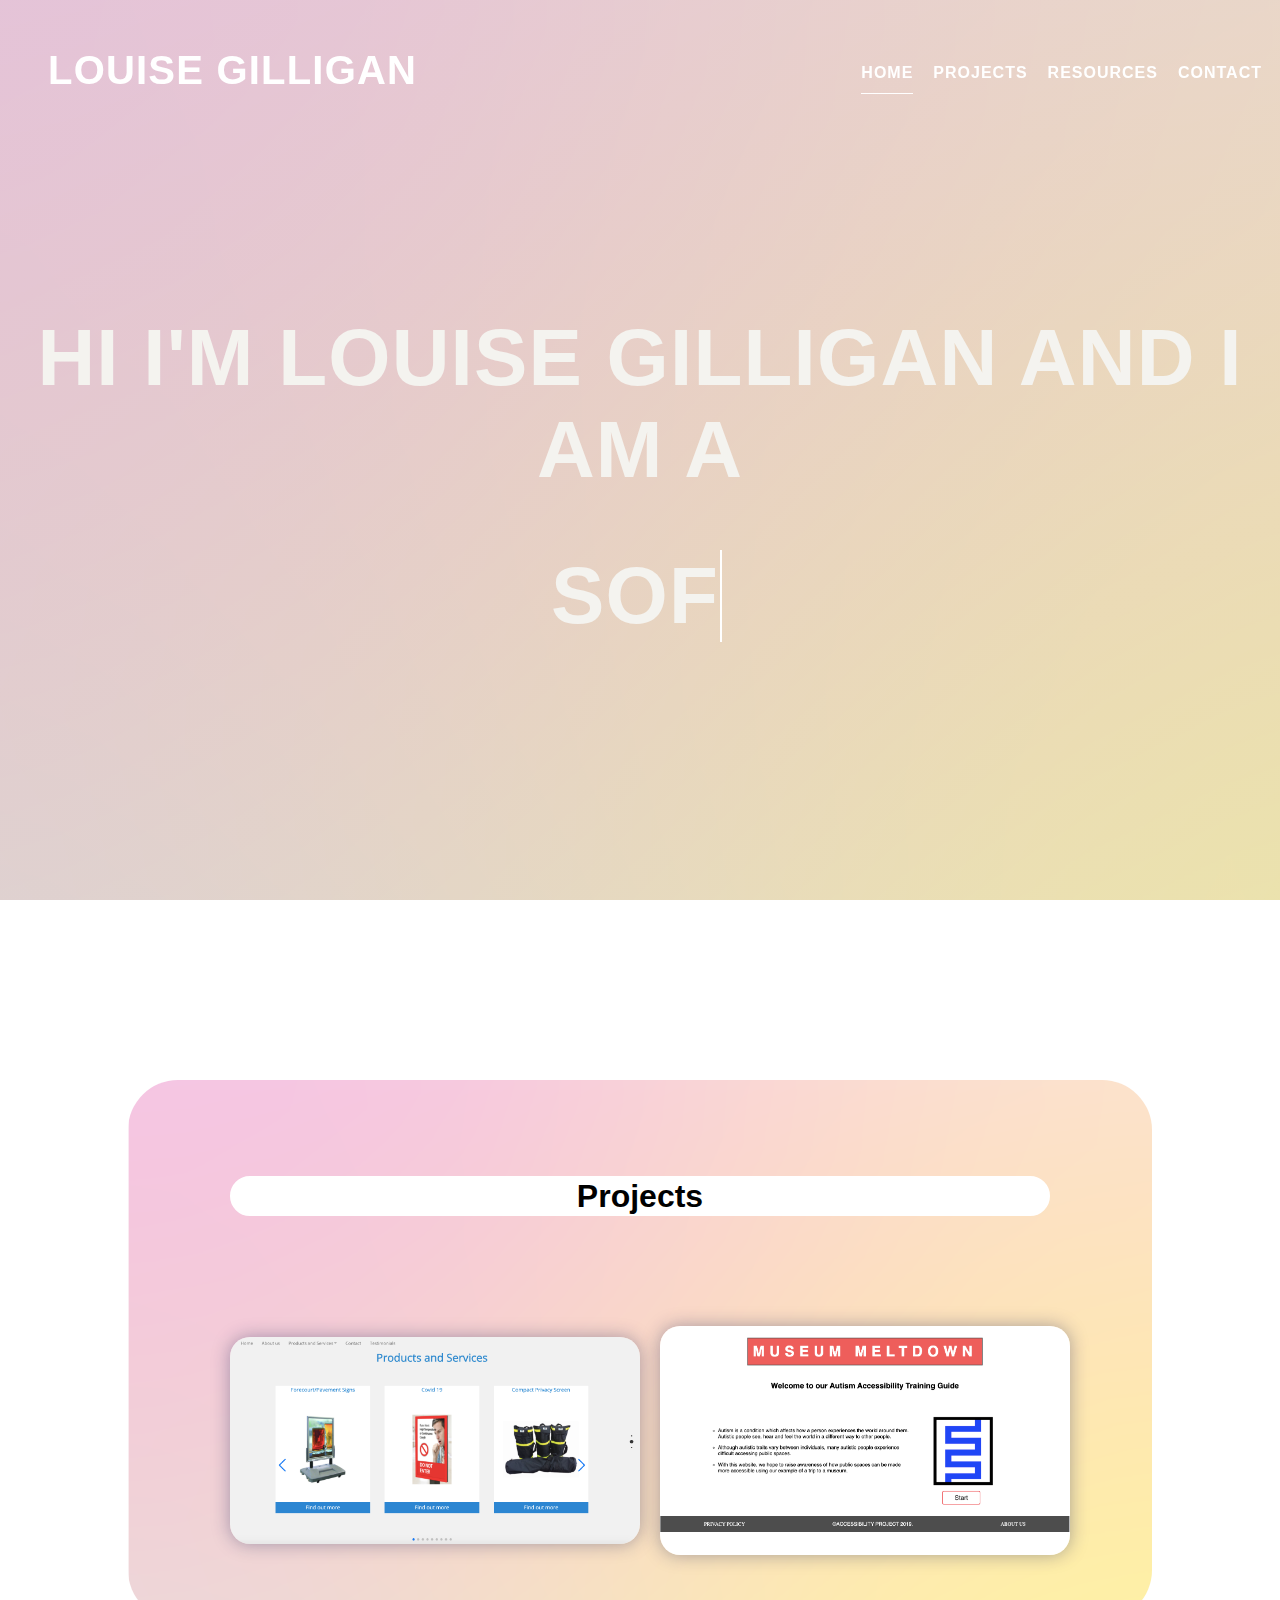
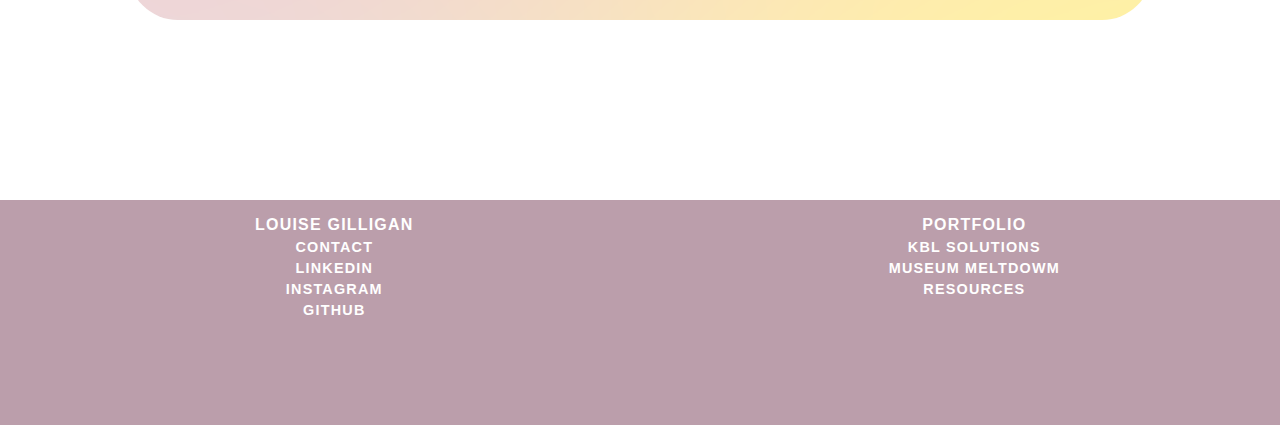
<file: index.html>
<!DOCTYPE html>
<html lang="en" dir="ltr">
  <head>
    <meta charset="utf-8">
    <meta name="viewport" content="width=device-width, initial-scale=1, shrink-to-fit=no">
    <title>Louise Gilligan - Portfolio</title>
    <link rel="shortcut icon" type="image/ico" href="img/favicon.ico">
    <link rel="stylesheet" href="style.css">
  </head>
  <body>
    <section class="firstsection">
    <div class="navcontainer">
      <nav id="navbar">
        <a href="index.html"><h2 id="logo">Louise Gilligan </h2>
        </a>
        <div class="nav-wrapper">
          <ul id="navLinks">
            <li class="btn active" id="hideMe"><a href="index.html">Home</a></li>
            <li class="btn"><a href="index.html#iamprojects">Projects</a></li>
            <li class="btn"><a href="resources.html">Resources</a></li>
            <li class="btn"><a href="contact.html">Contact</a></li>
          </ul>
        </div>
      </nav>
    </div>
    <div class="page1content" id="iamintro">
        <ul class="introText">
          <li><h1>Hi I'm Louise Gilligan and I am a</h1></li>
          <li><h1 class="typing"></h1></li>
        </ul>
      <!-- <span>  Tech lover and Software Engineer </span> -->
    </div>
    </section>
    <main class="page2" id="iamprojects">
      <div class="page2content">
        <h1 class="title">Projects</h1>
        <div class="container">
          <a href="kblSolutions.html">
          <img src="img/kblSolutions/3.jpg" alt="Project" class="image">
            <div class="overlay">
              <div class="text">KBL Solutions</div>
            </div>
            </a>
        </div>
        <div class="container">
          <a href="museumMeltdown.html">
          <img src="img/accessibility/17.jpg" alt="Avatar" class="image">
            <div class="overlay">
              <div class="text">Museum Meltdown</div>
            </div>
            </a>
        </div>
      </div>
    </main>
    <footer id="footer">
      <ul>
        <a href="index.html">Louise Gilligan</a>
        <li><a href="contact.html" class="footer">Contact</a></li>
        <li><a href="https://www.linkedin.com/in/louise-gilligan-3b437069/" class="footer">Linkedin</a></li>
        <li><a href="https://www.instagram.com/louisesgilligan/" class="footer">Instagram</a></li>
        <li><a href="https://github.com/Looease" class="footer">Github</a></li>
      </ul>
      <ul>
        <a href="index.html#iamprojects">Portfolio</a>
        <li><a href="kblSolutions.html" class="footer">KBL Solutions</a></li>
        <li><a href="museumMeltdown.html" class="footer">Museum Meltdowm</a></li>
        <li><a href="resources.html" class="footer">Resources</a></li>
      </ul>
    </footer>
<script type="text/javascript" src="script.js">

</script>
  </body>
</html>
</file>
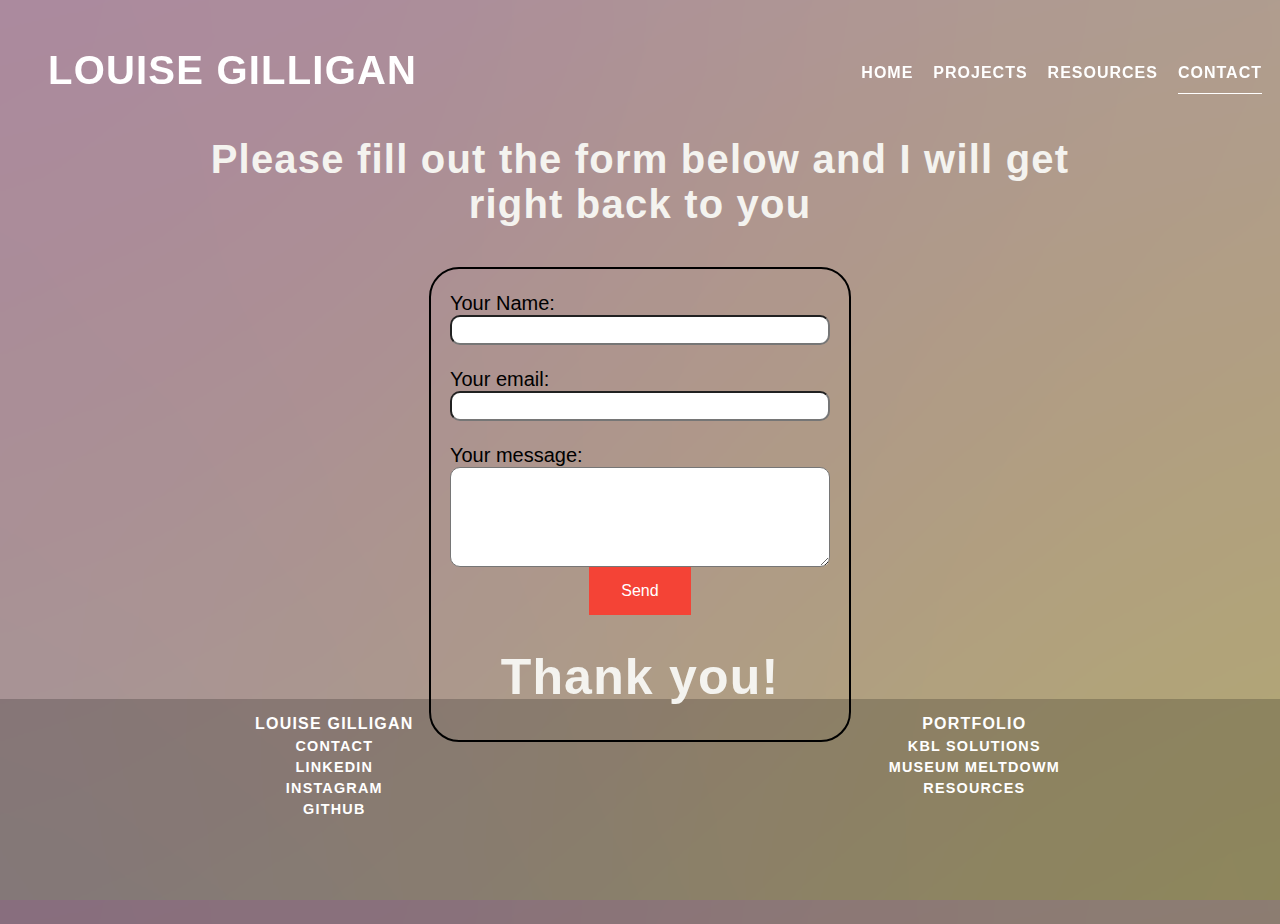
<file: contact.html>
<!DOCTYPE html>
<html lang="en" dir="ltr">
  <head>
    <meta charset="utf-8">
    <meta name="viewport" content="width=device-width, initial-scale=1, shrink-to-fit=no">
    <title>Louise Gilligan- Portfolio</title>
    <link rel="shortcut icon" type="image/ico" href="img/favicon.ico">
    <link rel="stylesheet" href="style.css">
  </head>
  <body id="contactBody">
    <section>
      <div class="navcontainer">
        <nav id="navbar">
          <a href="index.html"><h2 id="logo">Louise Gilligan </h2>
          </a>
          <div class="nav-wrapper">
            <ul id="navLinks">
              <li class="btn" id="hideMe"><a href="index.html">Home</a></li>
              <li class="btn"><a href="index.html#iamprojects">Projects</a></li>
              <li class="btn"><a href="resources.html">Resources</a></li>
              <li class="btn active"><a href="contact.html">Contact</a></li>
            </ul>
          </div>
        </nav>
      </div>
    </section>
    <main class="kblMain">
      <br><br><br><br>
        <h1 class="contactText">Please fill out the form below and I will get right back to you</h1>

      <section class="form">
        <form action="https://formspree.io/mpzyleon" method="POST">
          <br>
          <label>
            Your Name:
            <input type="text" name="name">
            </label>
            <br>
        <label>
          Your email:
          <input type="text" name="_replyto">
          </label>
          <br>
          <label>
          Your message:
          <textarea name="message"></textarea>
          </label>
          <button type="submit" class="button">Send</button>
            <h1 class="thanks">Thank you!</h1>
          </form>
      </section>
      <br><br><br><br><br><br><br><br><br><br><br><br>
      <br><br><br><br><br><br><br><br><br><br><br><br>

    <footer id="footer">
      <ul>
        <a href="index.html">Louise Gilligan</a>
        <li><a href="contact.html" class="footer">Contact</a></li>
        <li><a href="https://www.linkedin.com/in/louise-gilligan-3b437069/" class="footer">Linkedin</a></li>
        <li><a href="https://www.instagram.com/louisesgilligan/" class="footer">Instagram</a></li>
        <li><a href="https://github.com/Looease" class="footer">Github</a></li>
      </ul>
      <ul>
        <a href="index.html#iamprojects">Portfolio</a>
        <li><a href="kblSolutions.html" class="footer">KBL Solutions</a></li>
        <li><a href="museumMeltdown.html" class="footer">Museum Meltdowm</a></li>
        <li><a href="resources.html" class="footer">Resources</a></li>
      </ul>
    </footer>
    <!-- <footer class="companieshouse">  <a href="https://beta.companieshouse.gov.uk/company/12398670" class="footer">Squeeze I.T - 12398670</a></footer> -->
<script type="text/javascript" src="script.js"></script>
  </body>
</html>
</file>
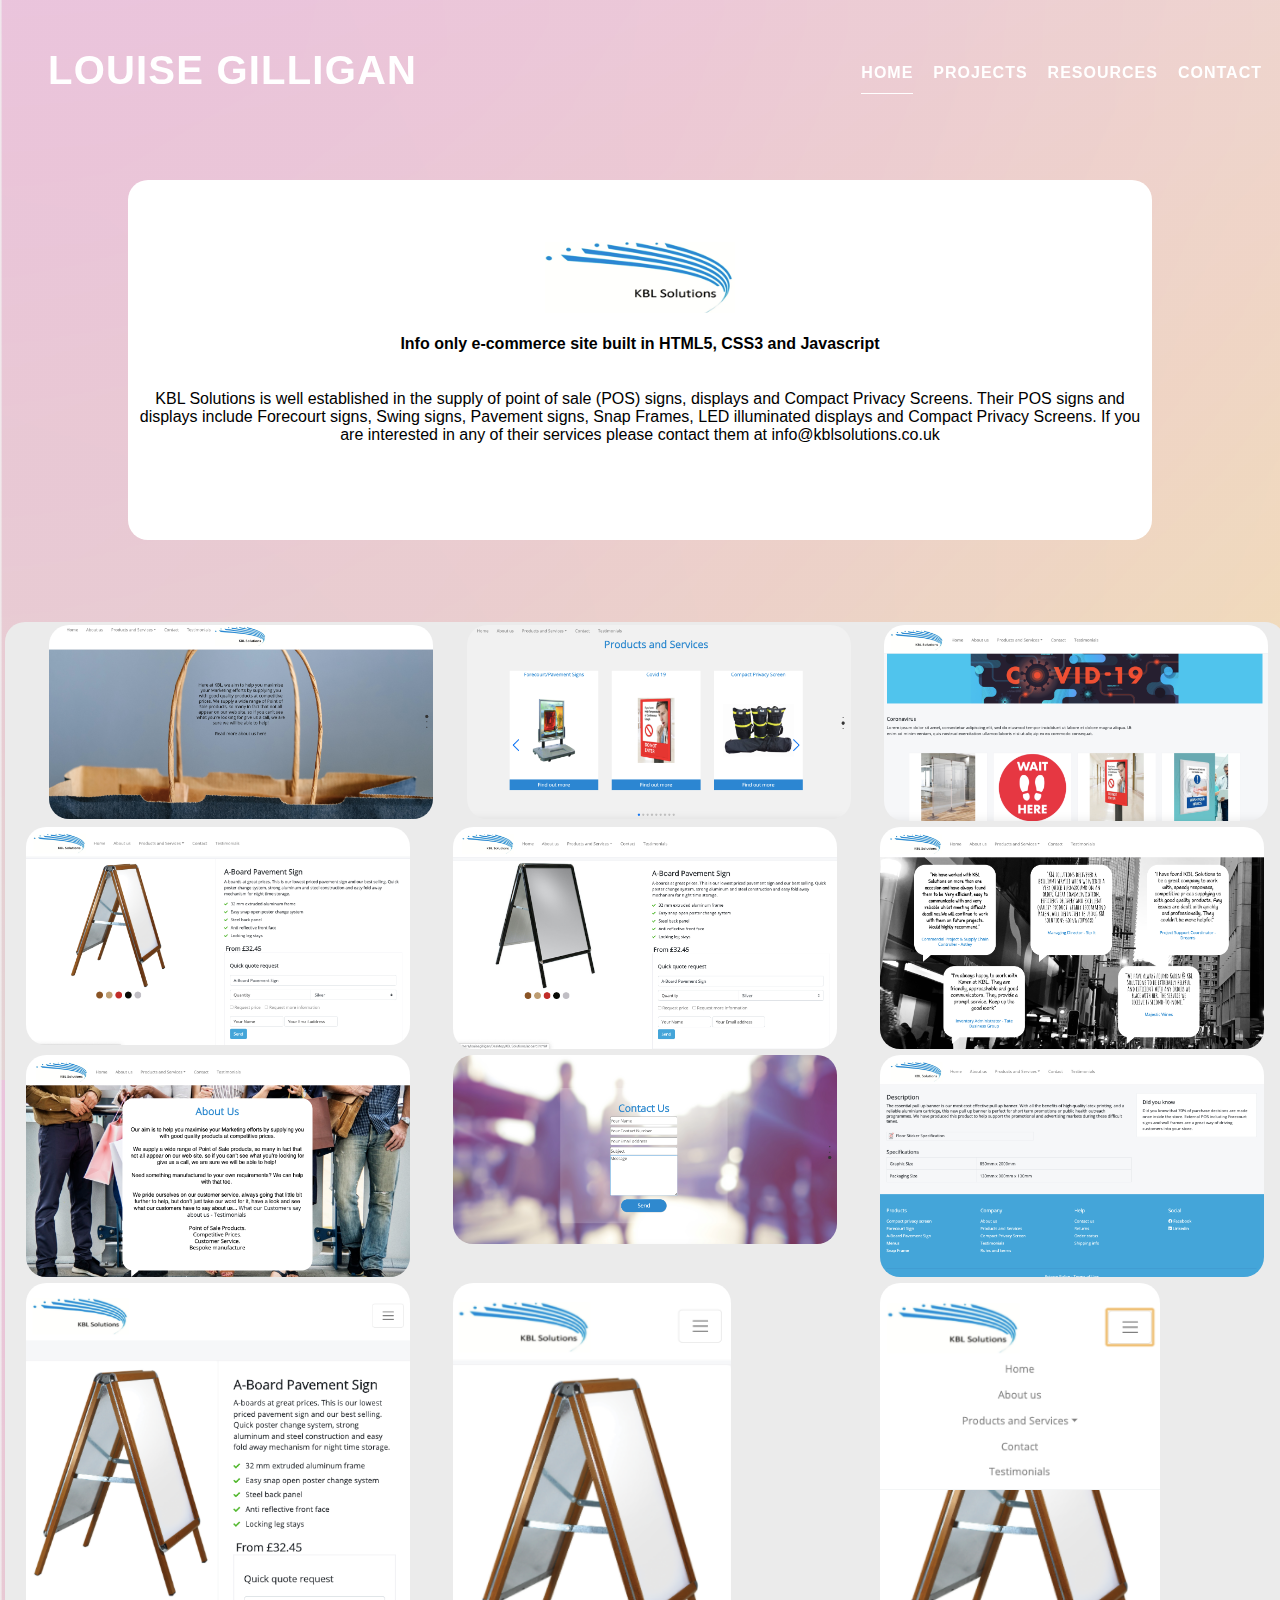
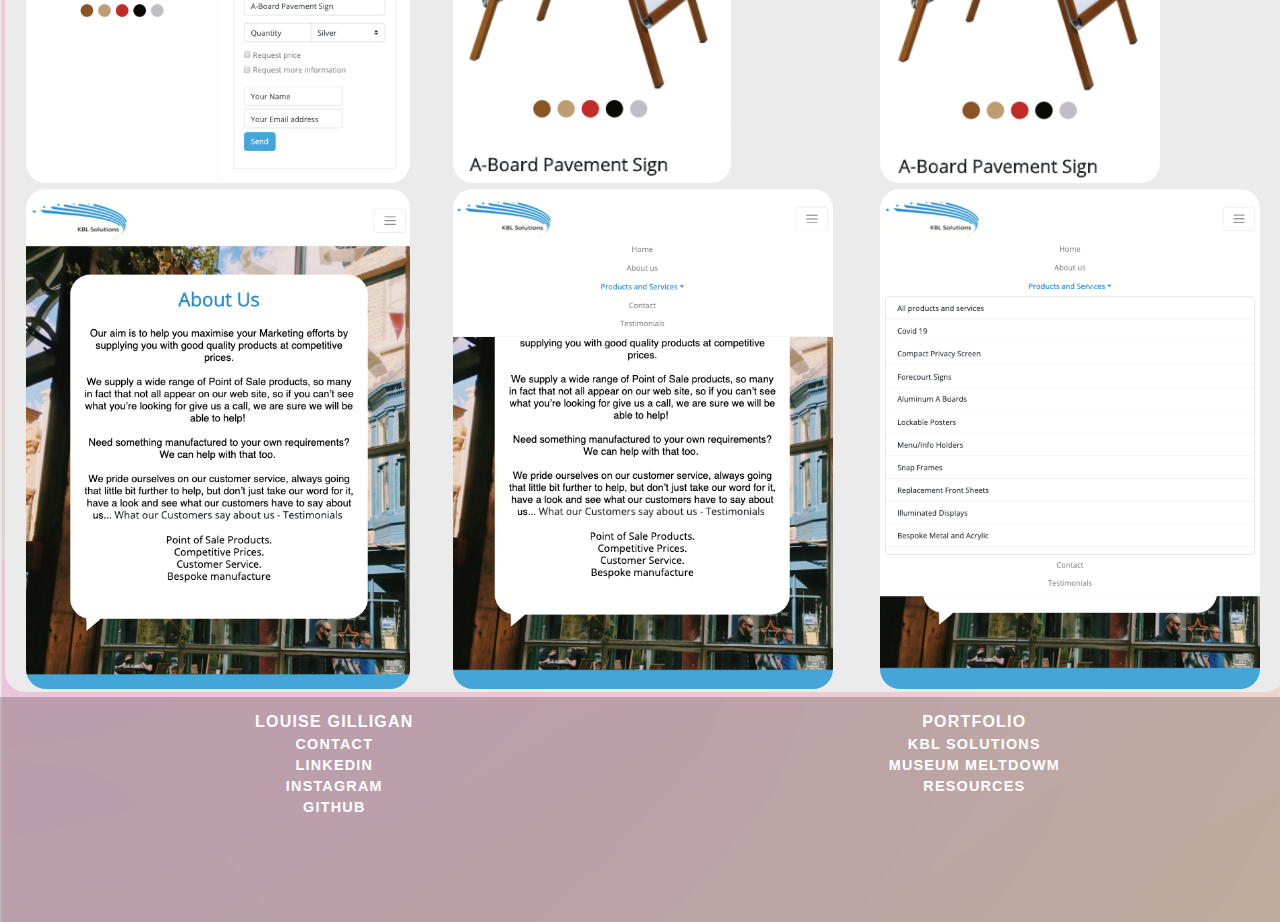
<file: kblSolutions.html>
<!DOCTYPE html ontouchmove>
<html lang="en" dir="ltr">
  <head>
    <meta charset="utf-8">
    <meta name="viewport" content="width=device-width, initial-scale=1, shrink-to-fit=no">
    <title>Louise Gilligan- Portfolio</title>
    <link rel="shortcut icon" type="image/ico" href="img/favicon.ico">
    <link rel="stylesheet" href="style.css">
  </head>
  <body onclick id="kblSolutionsBody">
    <section>
      <div class="navcontainer">
        <nav id="navbar">
          <a href="index.html"><h2 id="logo">Louise Gilligan </h2>
          </a>
          <div class="nav-wrapper">
            <ul id="navLinks">
              <li class="btn active" id="hideMe"><a href="index.html">Home</a></li>
              <li class="btn"><a href="index.html#iamprojects">Projects</a></li>
              <li class="btn"><a href="resources.html">Resources</a></li>
              <li class="btn"><a href="contact.html">Contact</a></li>
            </ul>
          </div>
        </nav>
      </div>
    </section>
    <main class="kblMain">
      <section class="kblBanner">
        <a href="#"><img src="img/kblSolutions/logo.png" alt="" class="kblLogo"></a>
        <h4>Info only e-commerce site built in HTML5, CSS3 and Javascript</h4>
        <p>KBL Solutions is well established in the supply of point of sale (POS) signs, displays and Compact Privacy Screens. Their POS signs and displays include Forecourt signs, Swing signs, Pavement signs, Snap Frames, LED illuminated displays and  Compact Privacy Screens.
          If you are interested in any of their services please contact them at <a href="mailto:info@kblsolutions.co.uk" id="black">info@kblsolutions.co.uk</a>
          <br>
          <p id="mobileTap">Tap below</p>
        </p>
      </section>
      <br><br><br><br>
        <section class="kblContent">
          <div class="kblWrap">

          </div>
          <div id="container">
          <img src="img/kblSolutions/2.jpg" alt="Avatar" id="image">
          <div id="overlay">
            <div id="text">A modern homepage</div>
          </div>
         </div>
         <div id="container">
         <img src="img/kblSolutions/3.jpg" alt="Avatar" id="image">
         <div id="overlay">
           <div id="text">Javascript & jQuery Product Slider</div>
         </div>
        </div>
        <div id="container">
        <img src="img/kblSolutions/1.jpg" alt="Avatar" id="image">
        <div id="overlay">
          <div id="text">Bespoke page design</div>
        </div>
       </div>
       <div id="container">
       <img src="img/kblSolutions/15.jpg" alt="Avatar" id="image">
       <div id="overlay">
         <div id="text">Quick quote request form</div>
       </div>
      </div>
      <div id="container">
      <img src="img/kblSolutions/16.jpg" alt="Avatar" id="image">
      <div id="overlay">
        <div id="text">Javascript thumbnail/colour select</div>
      </div>
     </div>
     <div id="container">
     <img src="img/kblSolutions/8.jpg" alt="Avatar" id="image">
     <div id="overlay">
       <div id="text">Speech bubble testimonials</div>
     </div>
     </div>
     <div id="container">
     <img src="img/kblSolutions/9.jpg" alt="Avatar" id="image">
     <div id="overlay">
       <div id="text">ROI driven design</div>
     </div>
     </div>
     <div id="container">
     <img src="img/kblSolutions/4.jpg" alt="Avatar" id="image">
     <div id="overlay">
       <div id="text">Bespoke contact form</div>
     </div>
     </div>
     <div id="container">
     <img src="img/kblSolutions/6.jpg" alt="Avatar" id="image">
     <div id="overlay">
       <div id="text">PDF downloads & footers</div>
     </div>
     </div>
     <div id="container">
     <img src="img/kblSolutions/13.jpg" alt="Avatar" id="image">
     <div id="overlay">
       <div id="text">Responsive tablet design</div>
     </div>
    </div>
    <div id="container">
    <img src="img/kblSolutions/14.jpg" alt="Avatar" id="image">
    <div id="overlay">
      <div id="text">Responsive mobile design</div>
    </div>
   </div>
   <div id="container">
   <img src="img/kblSolutions/7.jpg" alt="Avatar" id="image">
   <div id="overlay">
     <div id="text">Collapsing mobile burger menu</div>
   </div>
  </div>
  <div id="container">
  <img src="img/kblSolutions/10.jpg" alt="Avatar" id="image">
  <div id="overlay">
    <div id="text">Custom responsive backgrounds</div>
  </div>
 </div>
 <div id="container">
 <img src="img/kblSolutions/12.jpg" alt="Avatar" id="image">
 <div id="overlay">
   <div id="text">Responsive tablet menu</div>
 </div>
</div>
<div id="container">
<img src="img/kblSolutions/11.jpg" alt="Avatar" id="image">
<div id="overlay">
  <div id="text">Nested menu within menu</div>
</div>
</div>
      </section>
    </main>
    <footer id="footer">
      <ul>
        <a href="index.html">Louise Gilligan</a>
        <li><a href="contact.html" class="footer">Contact</a></li>
        <li><a href="https://www.linkedin.com/in/louise-gilligan-3b437069/" class="footer">Linkedin</a></li>
        <li><a href="https://www.instagram.com/louisesgilligan/" class="footer">Instagram</a></li>
        <li><a href="https://github.com/Looease" class="footer">Github</a></li>
      </ul>
      <ul>
        <a href="index.html#iamprojects">Portfolio</a>
        <li><a href="kblSolutions.html" class="footer">KBL Solutions</a></li>
        <li><a href="museumMeltdown.html" class="footer">Museum Meltdowm</a></li>
        <li><a href="resources.html" class="footer">Resources</a></li>
      </ul>
    </footer>
<script type="text/javascript" src="script.js"></script>
  </body>
</html>
</file>
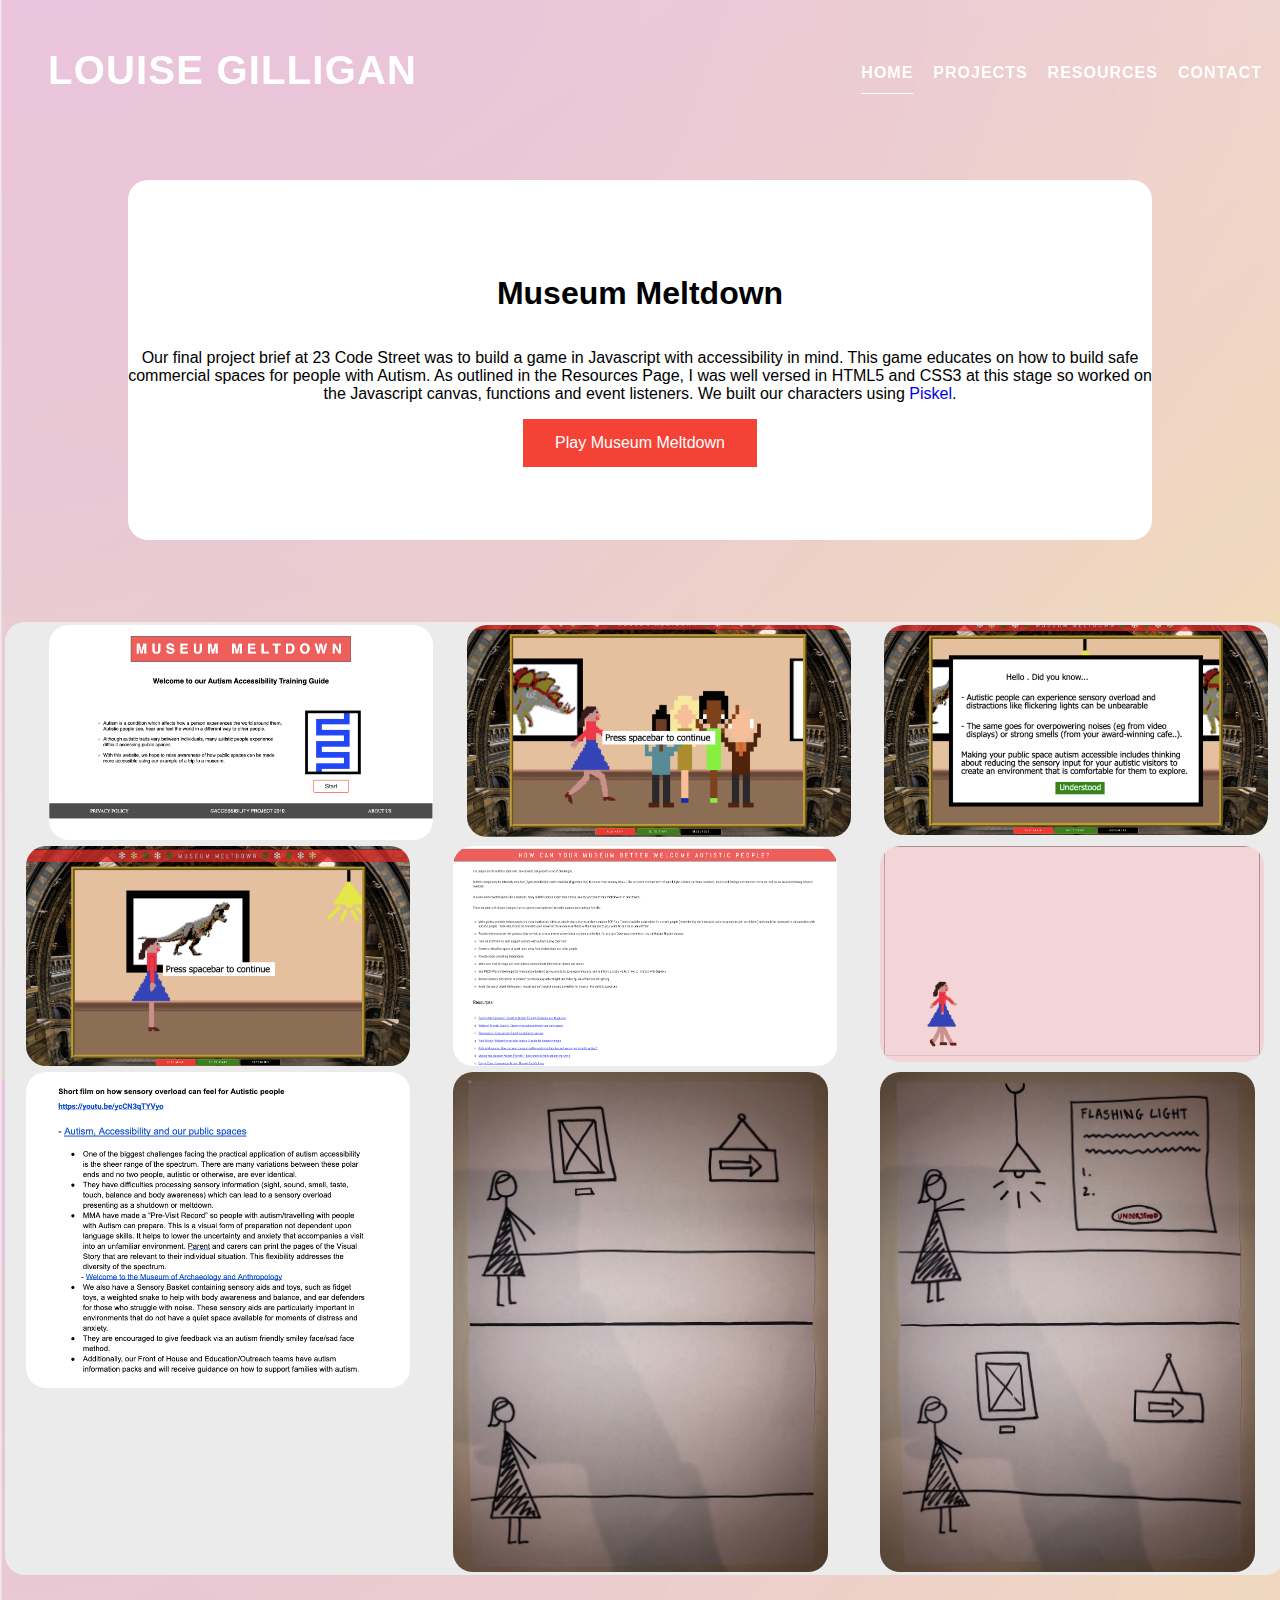
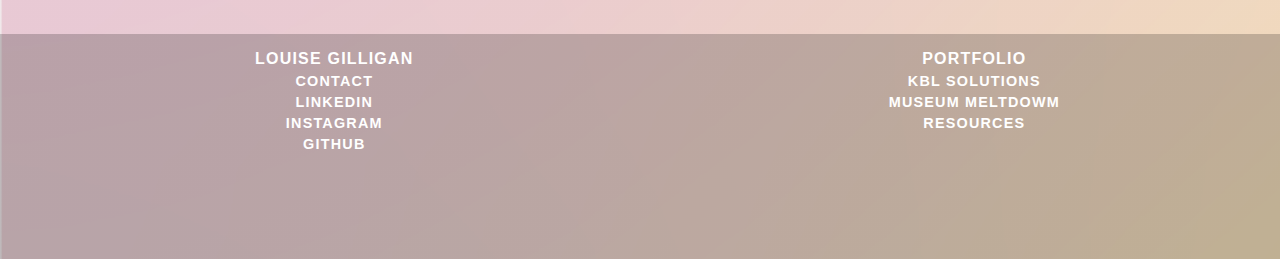
<file: museumMeltdown.html>
<!DOCTYPE html>
<html lang="en" dir="ltr" ontouchmove>
  <head>
    <meta charset="utf-8">
    <meta name="viewport" content="width=device-width, initial-scale=1, shrink-to-fit=no">
    <title>Louise Gilligan- Portfolio</title>
    <link rel="shortcut icon" type="image/ico" href="img/favicon.ico">
    <link rel="stylesheet" href="style.css">
  </head>
  <body onclick id="kblSolutionsBody">
    <section>
      <div class="navcontainer">
        <nav id="navbar">
          <a href="index.html"><h2 id="logo">Louise Gilligan </h2>
          </a>
          <div class="nav-wrapper">
            <ul id="navLinks">
              <li class="btn active" id="hideMe"><a href="index.html">Home</a></li>
              <li class="btn"><a href="index.html#iamprojects">Projects</a></li>
              <li class="btn"><a href="resources.html">Resources</a></li>
              <li class="btn"><a href="contact.html">Contact</a></li>
            </ul>
          </div>
        </nav>
      </div>
    </section>
    <main class="kblMain">
      <section class="kblBanner">
        <h1>Museum Meltdown</h1>
        <p>Our final project brief at 23 Code Street was to build a game in Javascript with accessibility in mind. This game educates on how to build safe commercial spaces for people with Autism.
        As outlined in the <a href="resources.html" id="black" >Resources Page</a>, I was well versed in HTML5 and CSS3 at this stage so worked on the Javascript canvas, functions and event listeners.
      We built our characters using <a href="https://www.piskelapp.com/" id="hyperlink">Piskel</a>.
    </p>
        <button type="button" name="button" class="button">
          <a href="https://looease.github.io/accessibility-project/">
            Play Museum Meltdown
          </a>
        </button>
        <p id="mobileTap">Tap below</p>
      </section>
      <br><br><br><br>
        <section class="kblContent">
          <div class="kblWrap">

          </div>
          <div id="container">
          <img src="img/accessibility/17.jpg" alt="Avatar" id="image">
          <div id="overlay">
            <div id="text">Informative homepage</div>
          </div>
         </div>
         <div id="container">
         <img src="img/accessibility/18.jpg" alt="Avatar" id="image">
         <div id="overlay">
           <div id="text">Javascript event listeners</div>
         </div>
        </div>
       <div id="container">
       <img src="img/accessibility/19.jpg" alt="Avatar" id="image">
       <div id="overlay">
         <div id="text">Pop ups when hitting an obstacle</div>
       </div>
      </div>
      <div id="container">
      <img src="img/accessibility/20.jpg" alt="Avatar" id="image">
      <div id="overlay">
        <div id="text">Museum style design</div>
      </div>
     </div>
     <div id="container">
     <img src="img/accessibility/21.jpg" alt="Avatar" id="image">
     <div id="overlay">
       <div id="text">Resources for support</div>
     </div>
     </div>
     <div id="container">
     <img src="img/accessibility/23.jpg" alt="Avatar" id="image">
     <div id="overlay">
       <div id="text">Early pic- Animating the Canvas</div>
     </div>
     </div>
     <div id="container">
     <img src="img/accessibility/22.jpg" alt="Avatar" id="image">
     <div id="overlay">
       <div id="text">Detailed research</div>
     </div>
     </div>
     <div id="container">
     <img src="img/accessibility/25.jpg" alt="Avatar" id="image">
     <div id="overlay">
       <div id="text">Early designs on Marvel</div>
     </div>
     </div>
     <div id="container">
     <img src="img/accessibility/27.jpg" alt="Avatar" id="image">
     <div id="overlay">
       <div id="text">The vision and plan</div>
     </div>
    </div>
</div>
</div>
      </section>
    </main>
    <br><br><br>
    <footer id="footer">
      <ul>
        <a href="index.html">Louise Gilligan</a>
        <li><a href="contact.html" class="footer">Contact</a></li>
        <li><a href="https://www.linkedin.com/in/louise-gilligan-3b437069/" class="footer">Linkedin</a></li>
        <li><a href="https://www.instagram.com/louisesgilligan/" class="footer">Instagram</a></li>
        <li><a href="https://github.com/Looease" class="footer">Github</a></li>
      </ul>
      <ul>
        <a href="index.html#iamprojects">Portfolio</a>
        <li><a href="kblSolutions.html" class="footer">KBL Solutions</a></li>
        <li><a href="museumMeltdown.html" class="footer">Museum Meltdowm</a></li>
        <li><a href="resources.html" class="footer">Resources</a></li>
      </ul>
    </footer>
<script type="text/javascript" src="script.js"></script>
  </body>
</html>
</file>
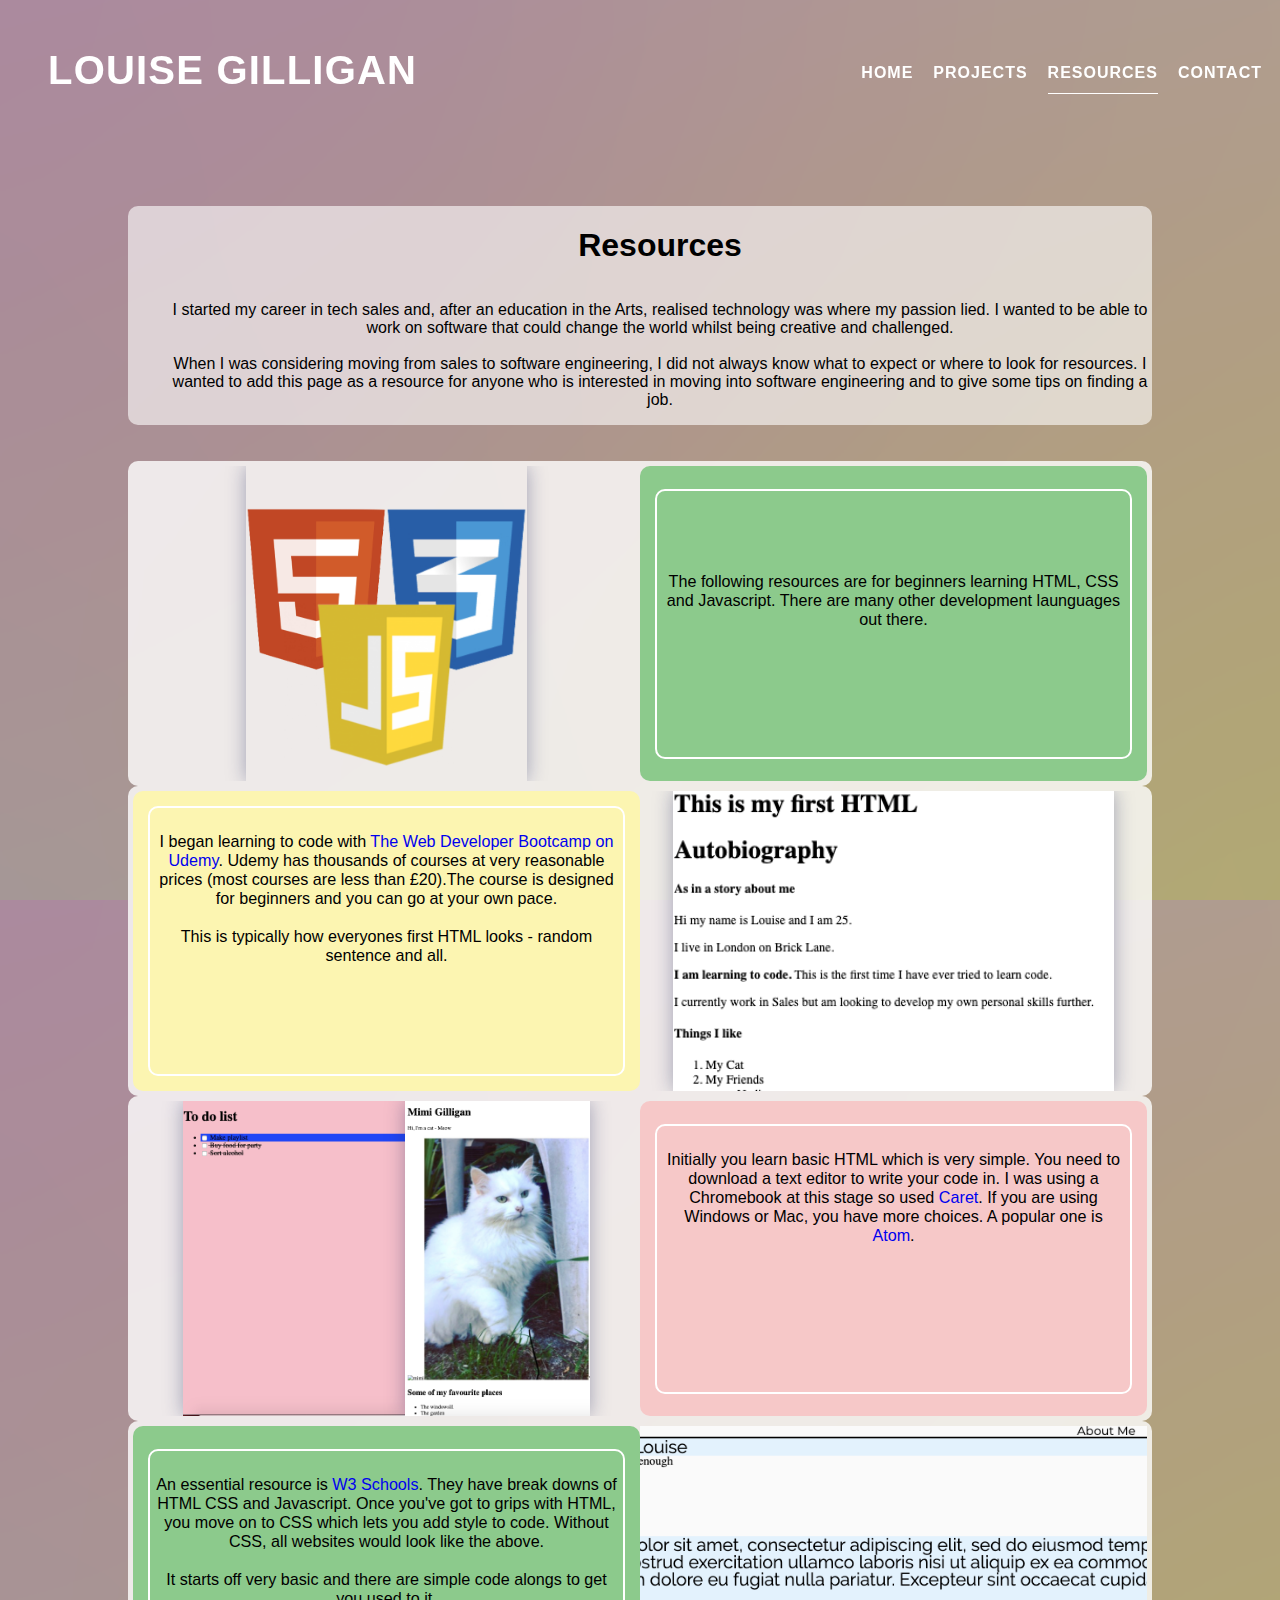
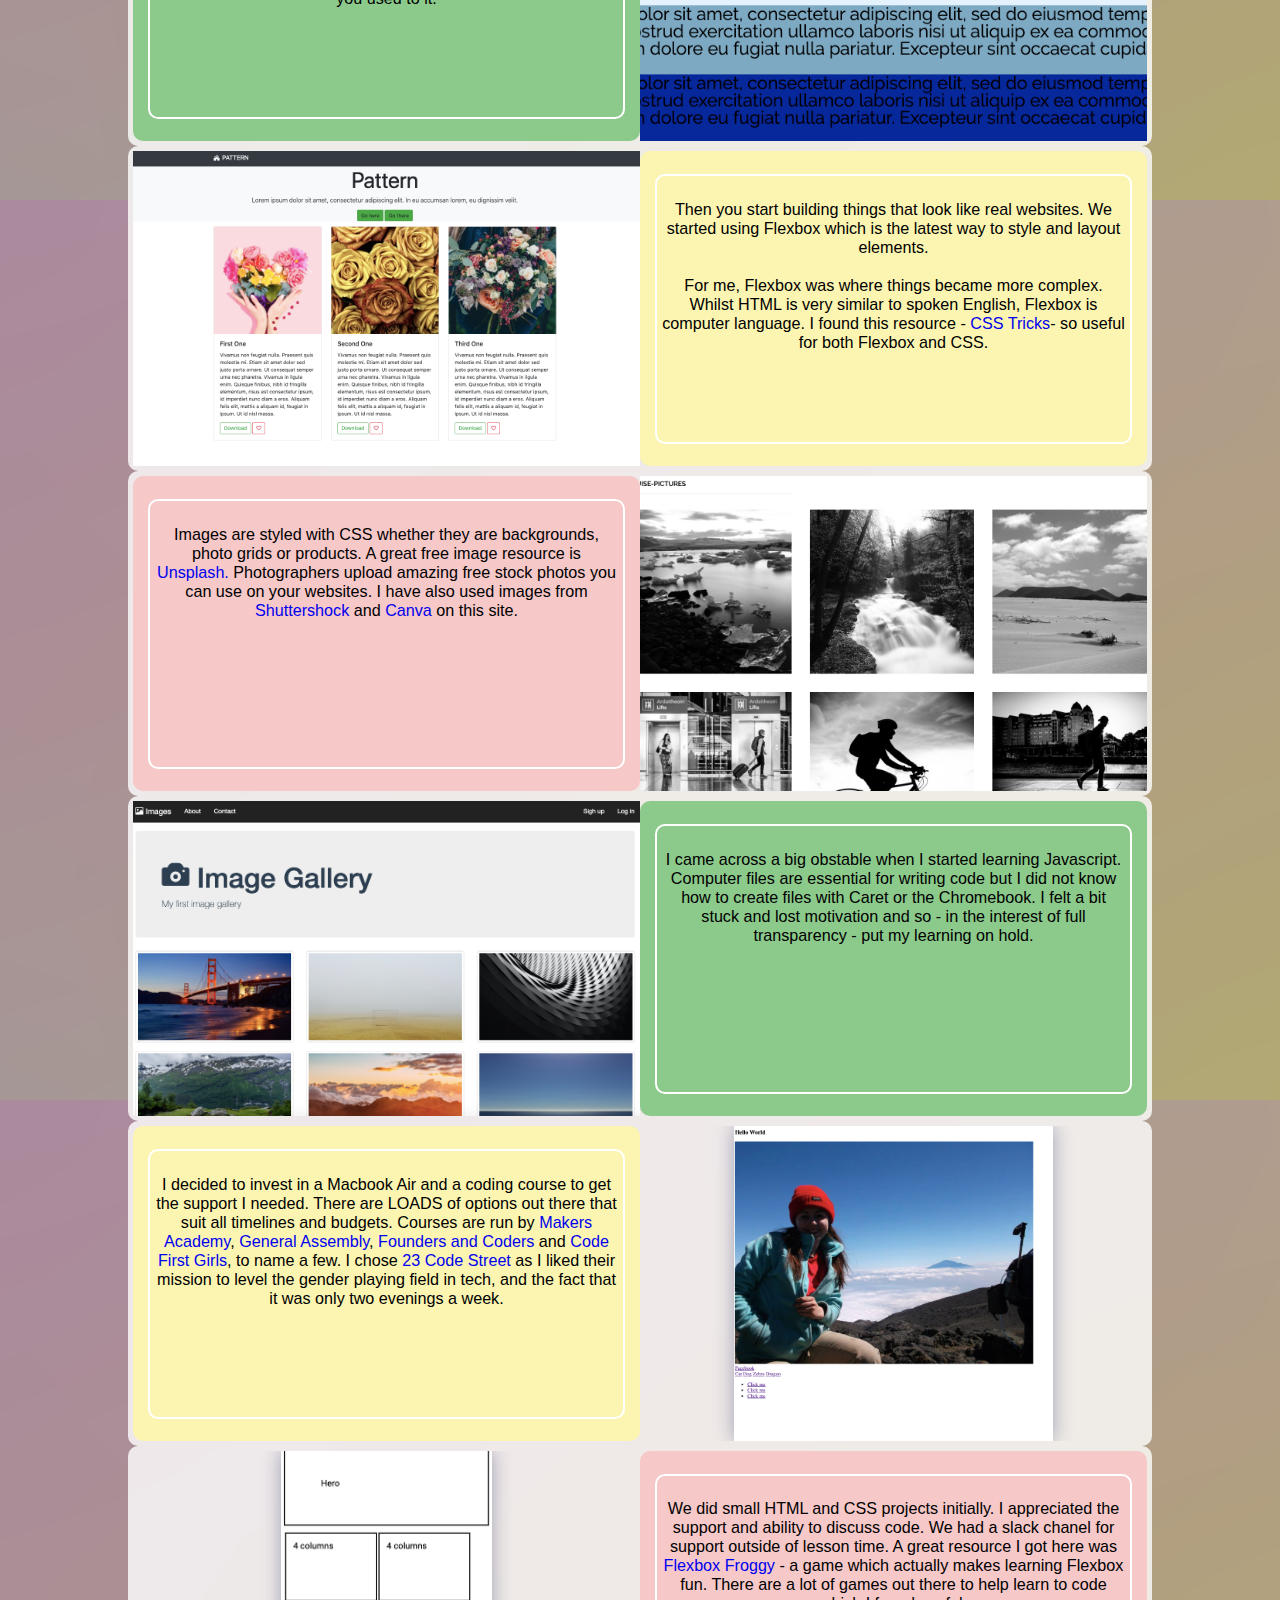
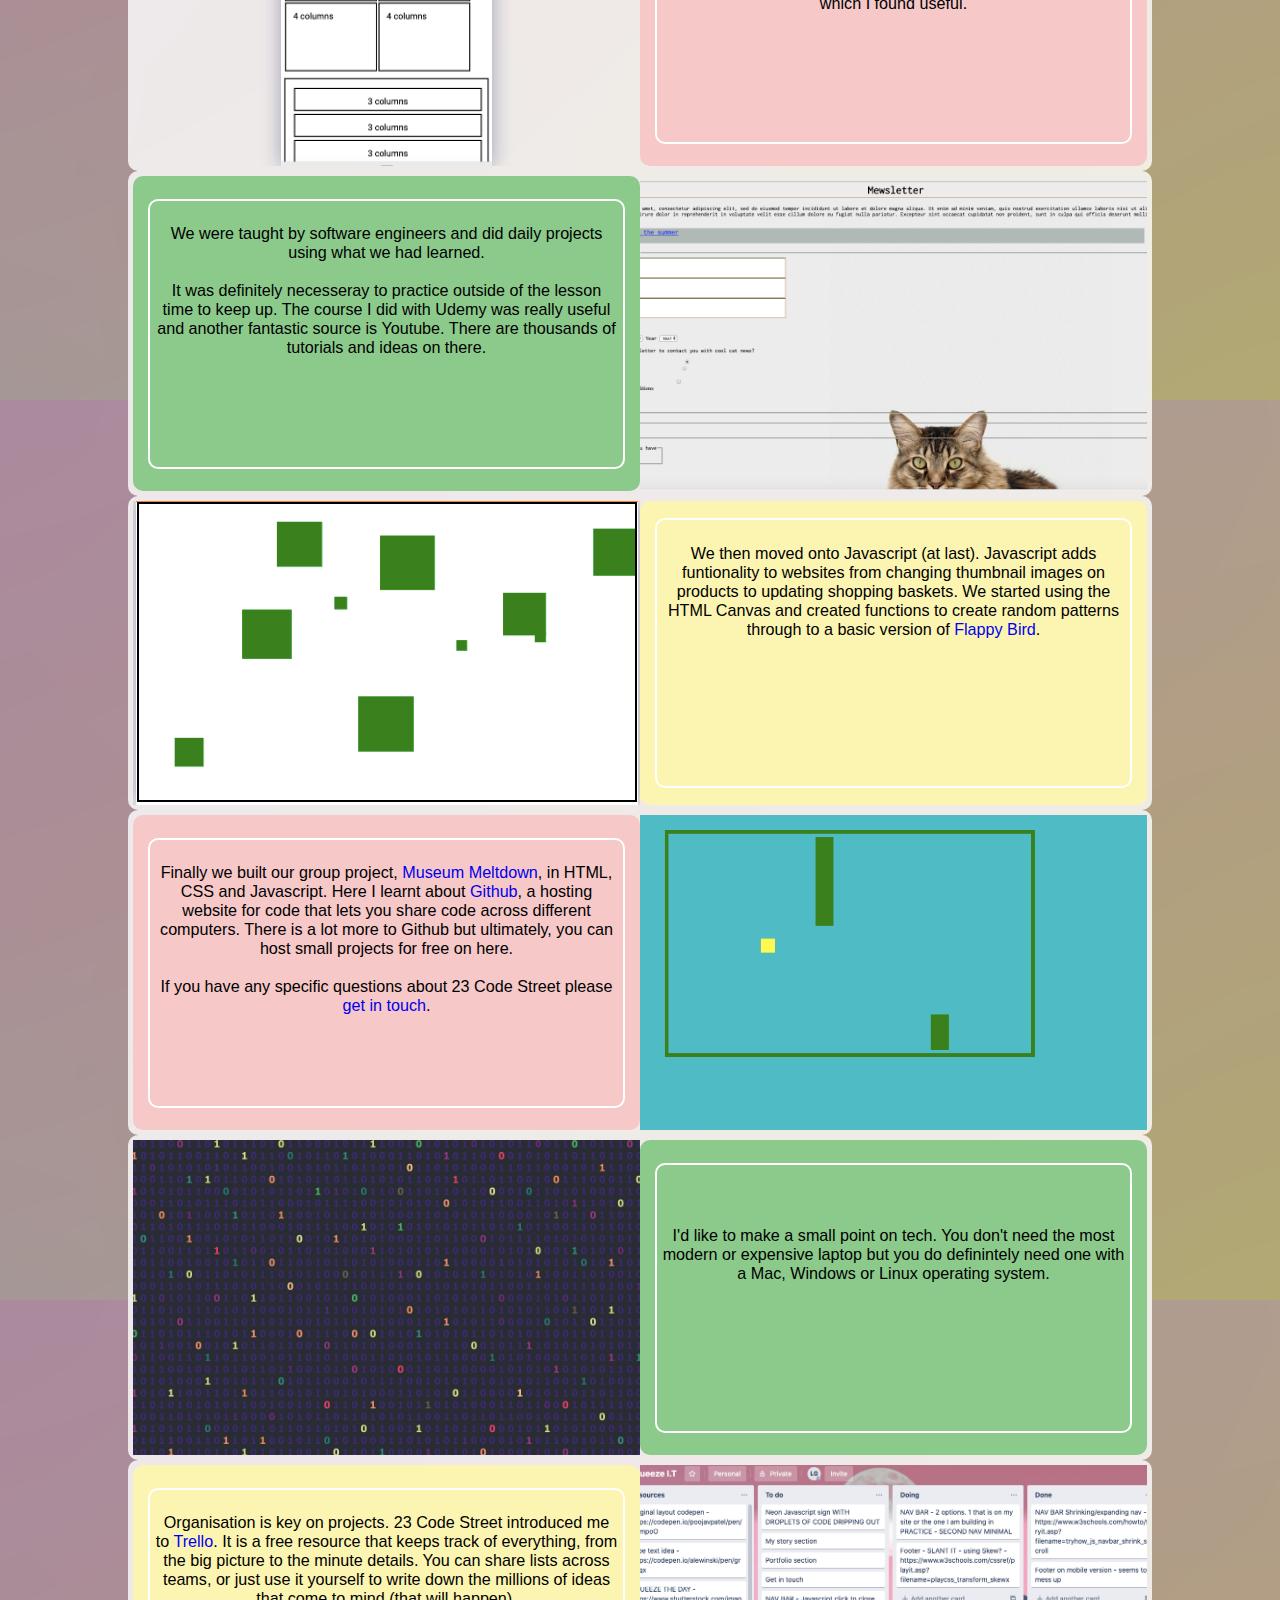
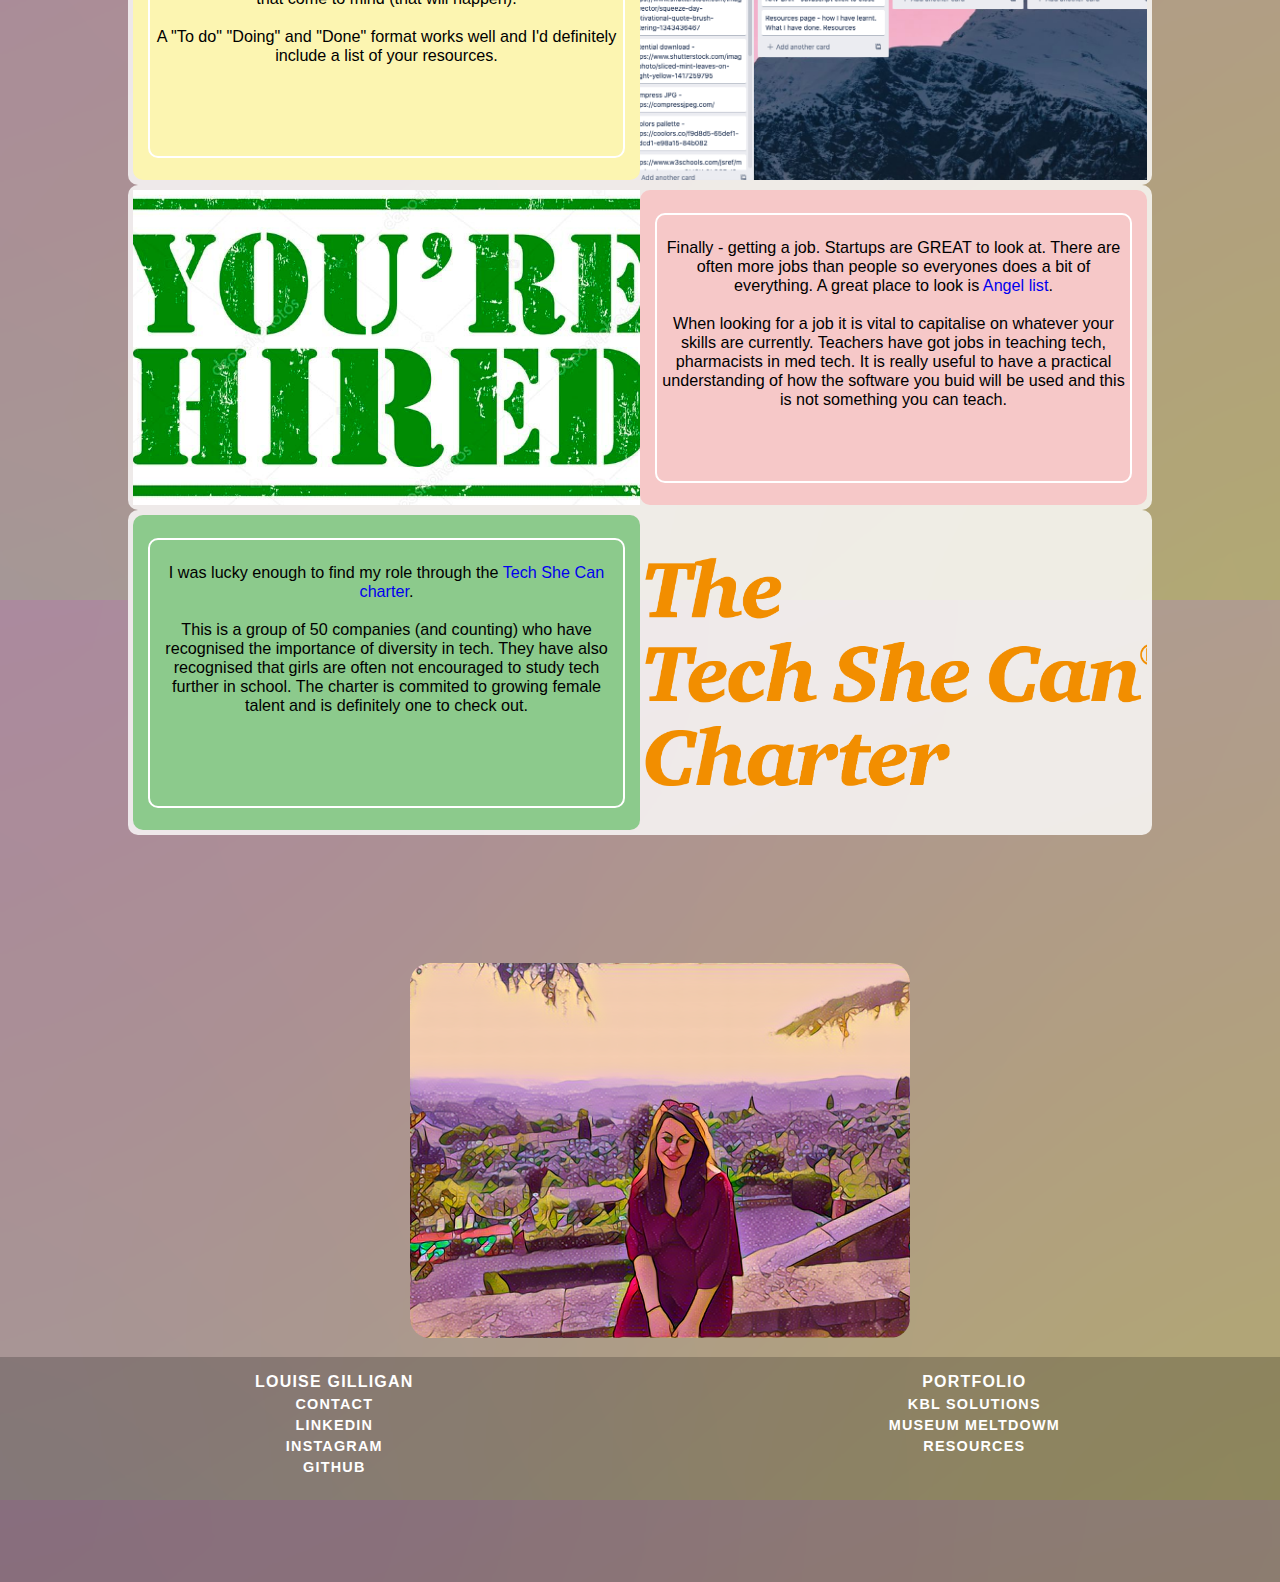
<file: resources.html>
<!DOCTYPE html>
<html lang="en" dir="ltr">
  <head>
    <meta charset="utf-8">
    <meta name="viewport" content="width=device-width, initial-scale=1, shrink-to-fit=no">
    <title>Louise Gilligan - Portfolio</title>
    <link rel="shortcut icon" type="image/ico" href="img/favicon.ico">
    <link rel="stylesheet" href="style.css">
    <style media="screen">
      article{
        margin-bottom: 10%;
      }
    </style>
  </head>
  <body id="resourceBody">
    <section class="resourceSection">
      <div class="navcontainer" id="resourceNav">
        <nav id="navbar">
          <a href="index.html"><h2 id="logo">Louise Gilligan </h2>
          </a>
          <div class="nav-wrapper">
            <ul id="navLinks">
              <li class="btn" id="hideMe"><a href="index.html">Home</a></li>
              <li class="btn"><a href="index.html#iamprojects">Projects</a></li>
              <li class="btn active"><a href="resources.html">Resources</a></li>
              <li class="btn"><a href="contact.html">Contact</a></li>
            </ul>
          </div>
        </nav>
      </div>
    </section>
    <br><br><br><br><br>
      <br><br><br><br><br>
    <main class="mainSection">
      <ul class="resourceMain">
        <li class="resourceIntro"><h1>Resources</h1></li>
        <li class="resourceIntro"><p>
        I started my career in tech sales and, after an education in the Arts, realised technology was where my passion lied. I wanted to be able to work on software that could change the world whilst being creative and challenged.<br><br>
        When I was considering moving from sales to software engineering, I did not always know what to expect or where to look for resources. I wanted to add this page as a resource for anyone who is interested in moving into software engineering and to give some tips on finding a job.</p></li>
      </ul>
      <br><br>
    </main>
    <article class="myStory">
      <ul class="myStoryWrap">
        <li class="img-box">
          <img src="img/earlyWork/55.jpg" alt="">
        </li>
        <li class="text-box green">
          <div class="text-box-content">
            <p>
              <br><br><br>
              The following resources are for beginners learning HTML, CSS and Javascript. There are many other development launguages out there.
            </p>
          </div>
        </li>
      </ul>
      <ul class="myStoryWrap">
        <li class="text-box yellow">
          <div class="text-box-content">
            <p>
            I began learning to code with <a href="https://www.udemy.com/course/the-web-developer-bootcamp/" id="hyperlink">The Web Developer Bootcamp on Udemy</a>. Udemy has thousands of courses at very reasonable prices (most courses are less than £20).The course is designed for beginners and you can go at your own pace.
            <br><br>
            This is typically how everyones first HTML looks - random sentence and all.
            </p>
        </div>
        </li>
        <li class="img-box"><img src="img/earlyWork/29.5.jpg" alt=""></li>
      </ul>
      <ul class="myStoryWrap">
        <li class="img-box">
          <img src="img/earlyWork/34.jpg" alt="">
          <img src="img/earlyWork/29.6.jpg" alt="">
        </li>
        <li class="text-box pink">
          <div class="text-box-content">
            <p>
            Initially you learn basic HTML which is very simple. You need to download a text editor to write your code in. I was using a Chromebook at this stage so used <a href="https://chrome.google.com/webstore/detail/caret/fljalecfjciodhpcledpamjachpmelml?hl=en" id="hyperlink">Caret</a>. If you are using Windows or Mac, you have more choices. A popular one is <a href="https://atom.io/" id="hyperlink">Atom</a>.
            </p>
          </div>
        </li>
      </ul>
      <ul class="myStoryWrap">
        <li class="text-box green">
          <div class="text-box-content">
            <p>
              An essential resource is <a href="https://www.w3schools.com/default.asp" id="hyperlink">W3 Schools</a>. They have break downs of HTML CSS and Javascript. Once you've got to grips with HTML, you move on to CSS which lets you add style to code. Without CSS, all websites would look like the above.
              <br><br>It starts off very basic and there are simple code alongs to get you used to it.
           </p>
         </div>
        </li>
        <li class="img-box"><img src="img/earlyWork/38.jpg" alt="">
        </li>
      </ul>
      <ul class="myStoryWrap">
        <li class="img-box"><img src="img/earlyWork/30.jpg" alt=""></li>
        <li class="text-box yellow">
          <div class="text-box-content">
            <p>
            Then you start building things that look like real websites. We started using Flexbox which is the latest way to style and layout elements.
            <br><br>For me, Flexbox was where things became more complex. Whilst HTML is very similar to spoken English, Flexbox is computer language. I found this resource - <a href="https://css-tricks.com/" id="hyperlink">CSS Tricks</a>-
            so useful for both Flexbox and CSS.
            </p>
          </div>
        </li>
      </ul>
      <ul class="myStoryWrap">
        <li class="text-box pink">
          <div class="text-box-content">
            <p>
              Images are styled with CSS whether they are backgrounds, photo grids or products. A great free image resource is <a href="https://unsplash.com/" id="hyperlink">Unsplash.</a> Photographers upload amazing free stock photos you can use on your websites. I have also used images from <a href="https://www.shutterstock.com/" id="hyperlink">Shuttershock</a>
              and <a href="https://www.canva.com/" id="hyperlink">Canva</a> on this site.
            </p>
          </div>
        </li>
        <li class="img-box"><img src="img/earlyWork/33.jpg" alt="">
        </li>
      </ul>
      <ul class="myStoryWrap">
        <li class="img-box"><img src="img/earlyWork/31.jpg" alt="">
        </li>
        <li class="text-box green">
          <div class="text-box-content">
            <p>
              I came across a big obstable when I started learning Javascript. Computer files are essential for writing code but I did not know how to
              create files with Caret or the Chromebook. I felt a bit stuck and lost motivation and so - in the interest of full transparency - put my learning on hold.
              <br><br>
            </p>
          </div>
        </li>
      </ul>
      <ul class="myStoryWrap">
        <li class="text-box yellow">
          <div class="text-box-content">
            <p>
              I decided to invest in a Macbook Air and a coding course to get the support I needed. There are LOADS of options out there that suit all timelines and budgets. Courses are run by <a href="https://makers.tech/" id="hyperlink">Makers Academy</a>, <a href="https://generalassemb.ly/" id="hyperlink">General Assembly</a>,
              <a href="https://www.foundersandcoders.com/" id="hyperlink">Founders and Coders</a> and <a href="https://codefirstgirls.org.uk/" id="hyperlink">Code First Girls</a>, to name a few.
              I chose <a href="https://www.23codestreet.com/" id="hyperlink">23 Code Street</a> as I liked their mission to level the gender playing field in tech, and
              the fact that it was only two evenings a week.
            </p>
          </div>
        </li>
        <li class="img-box"><img src="img/earlyWork/37.jpg" alt=""></li>
      </ul>
      <ul class="myStoryWrap">
        <li class="img-box"><img src="img/earlyWork/40.jpg" alt="">
        </li>
        <li class="text-box pink">
          <div class="text-box-content">
            <p>
              We did small HTML and CSS projects initially. I appreciated the support and ability to discuss code. We had a slack chanel for support outside of lesson time. A great resource
              I got here was <a href="https://flexboxfroggy.com/" id="hyperlink">Flexbox Froggy</a> - a game which actually makes learning Flexbox fun. There are a lot of games out there to help learn to code which I found useful.
            </p>
          </div>
        </li>
      </ul>
      <ul class="myStoryWrap">
        <li class="text-box green">
          <div class="text-box-content">
            <p>
              We were taught by software engineers and did daily projects using what we had learned.
              <br><br>
              It was definitely necesseray to practice outside of the lesson time to keep up. The course I did with Udemy was really useful
              and another fantastic source is Youtube. There are thousands of tutorials and ideas on there.
            </p>
          </div>
        </li>
        <li class="img-box"><img src="img/earlyWork/39.jpg" alt="">
        </li>
      </ul>
      <ul class="myStoryWrap">
        <li class="img-box"><img src="img/earlyWork/35.jpg" alt=""></li>
        <li class="text-box yellow">
          <div class="text-box-content">
            <p>
              We then moved onto Javascript (at last). Javascript adds funtionality to websites from changing thumbnail images on products to updating
              shopping baskets. We started using the HTML Canvas and created functions to create random patterns through to a basic version of <a href="https://flappybird.io/" id="hyperlink">Flappy Bird</a>.
            </p>
          </div>
        </li>
      </ul>
      <ul class="myStoryWrap">
        <li class="text-box pink">
          <div class="text-box-content">
            <p>
              Finally we built our group project, <a href="museumMeltdown.html" id="hyperlink">Museum Meltdown</a>, in HTML, CSS and Javascript.
              Here I learnt about <a href="github.com" id="hyperlink">Github</a>, a hosting website for code that lets you share code across different computers. There is a lot more to Github but ultimately, you can host small projects for free on here.
              <br><br>
              If you have any specific questions about 23 Code Street please <a href="contact.html" id="hyperlink">get in touch</a>.
              <br><br>
            </p>
          </div>
        </li>
        <li class="img-box"><img src="img/earlyWork/36.jpg" alt="">
        </li>
      </ul>
      <ul class="myStoryWrap">
        <li class="img-box"><img src="img/earlyWork/44.jpg" alt=""></li>
        <li class="text-box green">
          <div class="text-box-content">
            <p>
              <br><br>
              I'd like to make a small point on tech. You don't need the most modern or expensive laptop but you do definintely need one with a Mac, Windows or Linux operating system.
            </p>
          </div>
        </li>
      </ul>
      <ul class="myStoryWrap">
        <li class="text-box yellow">
          <div class="text-box-content">
            <p>
              Organisation is key on projects. 23 Code Street introduced me to <a href="https://trello.com/" id="hyperlink">Trello</a>. It is a free resource that keeps track of everything, from the big picture to the minute details. You can share lists across teams,
              or just use it yourself to write down the millions of ideas that come to mind (that will happen).
              <br><br>
              A "To do" "Doing" and "Done" format works well and I'd definitely include a list of your resources.
            </p>
          </div>
        </li>
        <li class="img-box"><img src="img/earlyWork/41.jpg" alt=""></li>
      </ul>
      <ul class="myStoryWrap">
        <li class="img-box"><img src="img/earlyWork/49.jpg" alt=""></li>
        <li class="text-box pink">
          <div class="text-box-content">
            <p>
              Finally - getting a job. Startups are GREAT to look at. There are often more jobs than people so everyones does a bit of everything.
              A great place to look is <a href="https://angel.co/" id="hyperlink">Angel list</a>.
              <br><br>
              When looking for a job it is vital to capitalise on whatever your skills are currently. Teachers have got jobs in teaching tech, pharmacists in med tech. It is really useful to have
              a practical understanding of how the software you buid will be used and this is not something you can teach.

            </p>
          </div>
        </li>
      </ul>
      <ul class="myStoryWrap">
        <li class="text-box green">
          <div class="text-box-content">
            <p>
              I was lucky enough to find my role through the <a href="https://www.pwc.co.uk/who-we-are/women-in-technology/tech-she-can-charter.html" id="hyperlink">Tech She Can charter</a>.
              <br><br> This is a group of 50 companies (and counting) who have recognised the importance of diversity in tech. They have also recognised that girls are often not encouraged to study tech further in school. The charter is commited to growing female talent
              and is definitely one to check out.
          </p>
          </div>
        </li>
        <li class="img-box">
          <img src="img/earlyWork/43.jpg" alt="">
        </li>
      </ul>
    </article>
    <ul class="me">
      <li><img src="img/me.jpg" alt="" class="picOfMe" ></li>
    </ul>
    <footer id="footer">
      <ul>
        <a href="index.html">Louise Gilligan</a>
        <li><a href="contact.html" class="footer">Contact</a></li>
        <li><a href="https://www.linkedin.com/in/louise-gilligan-3b437069/" class="footer">Linkedin</a></li>
        <li><a href="https://www.instagram.com/louisesgilligan/" class="footer">Instagram</a></li>
        <li><a href="https://github.com/Looease" class="footer">Github</a></li>
      </ul>
      <ul>
        <a href="index.html#iamprojects">Portfolio</a>
        <li><a href="kblSolutions.html" class="footer">KBL Solutions</a></li>
        <li><a href="museumMeltdown.html" class="footer">Museum Meltdowm</a></li>
        <li><a href="resources.html" class="footer">Resources</a></li>
      </ul>
    </footer>
<script type="text/javascript" src="script.js">

</script>
  </body>
</html>
</file>
<file: style.css>
*{
  box-sizing: border-box;
    list-style: none;
    text-decoration: none;

}
html{
  margin: 0;
  padding: 0;
  width: 100%;
  height: 100vh;
}
body{
  margin: 0;
  padding: 0;
  width: 100%;
  height: 100vh;
  font-family: sans-serif;
  font-weight: 200;
  background-color: #EAC6D6;
  /* background-color: #F6C0B2; */
  /* background-color: #F6C8C8; */
}
a{
  cursor: pointer;
  color: white;
}
.firstsection{
  background: linear-gradient(rgba(191, 191, 191, 0.3),rgba(191, 191, 191, 0.3)),
   url("img/morph/1.png");
  background-repeat: no-repeat;
  background-position: center center;
  /* background: url("img/bg.jpg") no-repeat center center; */
  background-size: cover;
  width: 100%;
  height: 100vh;
  display: flex;
}
/******NAV*****/

.navcontainer{
  padding: 0px;
}
.navcontainer nav{
  position: fixed;
  display: inline-flex;
  justify-content: space-between;
  width: 100%;
  height: 22vh;
  padding: 8px;
  border-radius: 0px 0px 10px 10px;
  z-index: 9990;

}
#logo{
  float: left;
  height: auto;
  margin-top: 40px;
  margin-left: 40px;
  display: inline-block;
  outline: none;
  color: white;
  text-transform: uppercase;
  text-decoration: none;
  font-size: 2.5em;
  letter-spacing: 1.2px;
  font-weight: 600;
  cursor: pointer;
}
.hidden{
  display: none;
}
nav ul{
  float: right;
}
nav ul li{
  display: inline-block;
  float: left;
  margin-top: 40px;
  margin-left: 20px;
  margin-right: 20px;
  position: static;
}
nav div ul li:first-child{
  margin-left: 48px;
}
nav div ul li:last-child{
  margin-right: 24px;
}
nav div ul li a, .name{
  display: inline-block;
  outline: none;
  color: white;
  text-transform: uppercase;
  text-decoration: none;
  font-size: 1em;
  letter-spacing: 1px;
  font-weight: 600;
  cursor: pointer;
}
a:visited{
  color: white;
  text-decoration: none;
}
.active{
 border-bottom: 1.5px solid white;
 margin-bottom: -12px;
 padding-bottom: 10.5px;
}
/*** Page 1 ***/
.page1content{
  padding: 25% 25% 25% 25%;
  width: 100%;
  display: flex;
  justify-content: center;
  align-items: center;
  text-align: center;
 }

 .introText{
   padding: 0px;
   display: inline-block;
   position: absolute;
   display: flex;
   flex-direction: column;
   color: #F4F3EF;
   text-transform: uppercase;
   text-decoration: none;
   font-size: 2.5em;
   letter-spacing: 1.2px;
   font-weight: 600;
 }
 .introText ul li{
   margin: 0px;
 }
 .typing{
   margin: 0 10px 0 0;
   /* margin-left: 10px; */
 }
 .typing::after {
   content:"";
   position: absolute;
   width: 1px;
   height: 24%;
   border-right: 2px solid white;
   animation: blink 0.5s infinite ease;
   /* margin-left: 3px; */
 }
 @keyframes blink {
   0%{
     opacity: 0;
   }
   100%{
     opacity: 1;
   }
 }


 /*** Page 2 ***/
 .page2{
   background-color: white;
   background-size: cover;
   background-repeat: no-repeat;
   width: 100%;
   min-height: 100vh;
   display: flex;
   justify-content: center;
   align-items: center;
 }
 .page2content{
   width: 80%;
   min-height: 60vh;
   background: url("img/morph/1.png");
   /* background: url("img/code.jpg"); */
   background-size: cover;
   background-repeat: no-repeat;
   /* background-color: rgba(246, 192, 178, 1); */
   /* background: #F6C0B2; */
   /* background: #F9D8D5; */
   display: flex;
   justify-content: center;
   align-items: center;
   flex-wrap: wrap;
   /* flex-direction: column; */
   border-radius: 50px;
 }
 .title{
   margin: 5% 10% 2% 10%;
  border: solid 2px white;
  background-color: white;
  width: 80%;
  height: 40px;
  text-align: center;
  color: black;
  border-radius: 20px;
}
 .container {
   margin: 0px 0px 20px 20px;
   position: relative;
   width: 40%;
   max-height: 230px;
   cursor: pointer;
   border-radius: 20px;
   box-shadow: 0px 0px 18px #21295C60;

 }
 .image {
   display: block;
   width: 100%;
   max-height: 230px;
   border-radius: 20px;
 }
 .overlay {
   position: absolute;
   top: 0;
   bottom: 0;
   left: 0;
   right: 0;
   height: 100%;
   width: 100%;
   opacity: 0;
   transition: .5s ease;
   background-color: rgba(0, 0, 0, 0.25);
   /* background-color: rgba(255, 255, 255, 0.7); */
   border-radius: 20px;
 }
 .container:hover .overlay {
   opacity: 1;
 }
 .text {
   color: white;
   font-size: 20px;
   position: absolute;
   border-radius: 20px;
   background-color: white;
   color: black;
   font-size: 16px;
   padding: 16px 32px;
   cursor: pointer;
   top: 50%;
   left: 50%;
   -webkit-transform: translate(-50%, -50%);
   -ms-transform: translate(-50%, -50%);
   transform: translate(-50%, -50%);
   text-align: center;
 }

 /**** Page 3 ****/
 .page3{
   background: url("img/morph/1.png") no-repeat center center;
   width: 100%;
   min-height: 100vh;
   display: flex;
   justify-content: center;
   align-items: flex-end;
   text-align: center;
 }
 .page3content{
   display: flex;
   flex-wrap: wrap;
   flex-direction: column;
   justify-content: center;
 }
 .mystory{
   width: 70%;
   display: flex;
   align-self: center;
 }
 .me{
   width: 60vh;
   height: auto;
   display: flex;
   align-self: center;
   margin-bottom: 15px;
   border-radius: 20px;
 }

 /***FOOTER***/
 footer{
   margin: 0px;
   padding: 0px;
   background-color: rgba(0, 0, 0, 0.2);
   /* background-color: #F6C0B2; */
   /* background-color: #F6C8C8; */
   width: 100%;
   height: 25vh;
   display: flex;
   flex-direction: row;
   justify-content: space-around;
   flex-wrap: wrap;
   text-align: center;
  overflow: hidden;
 }
 footer ul{
   font-size: 1.3em;
   outline: none;
   color: white;
   text-transform: uppercase;
   text-decoration: none;
   font-size: 1em;
   letter-spacing: 1.2px;
   font-weight: 600;
 }
 footer ul a{
   margin-bottom: 20px;
   text-decoration: none;
   list-style: none;
   color: white;
 }
 footer ul li {
   margin-top: 10px;
   margin: 5px;
   color: white;
   cursor: pointer;
   list-style: none;
   font-size: 0.9em;
 }
 .companieshouse{
   margin: 0px;
   padding: 0px;
   width: 100%;
   height: auto;
   background-color: #F6C8C8;
 }
 .footer{
   text-decoration: none;
 }


/*********** KBL Solutions ***********/

#kblSolutionsBody{
  padding: 0px;
  margin: 0px;
  background: linear-gradient(rgba(191, 191, 191, 0.2),rgba(191, 191, 191, 0.2)),
   url("img/morph/1.png");
   background-repeat: repeat;
   background-color: #FDECAF;
  /* background-color: #FEF0A9; */
  /* background-color: #FCF5B1; */
}
.kblMain{
  display: flex;
  justify-content: center;
  flex-direction: column;
  width: 100%;
}
.kblBanner{
  padding: 0px 0px 0px 0px;
  margin: 20vh 10% 5px 10%;
  width: 80%;
  height: 40vh;
  background-color: white;
  display: flex;
  justify-content: center;
  align-items: center;
  flex-direction: column;
  text-align: center;
  border-radius: 20px;
  font-size: 1em;
}
#black{
  color: black;
  cursor: pointer;
}
#hyperlink{
 cursor: pointer;
 color:  #0000EE;
}

.kblBanner a img{
  margin-top: 10px;
}
.kblContent{
  padding: 0px 0px 0px 0px;
  margin: 5px 5px 5px 5px;
  width: 100%;
  background-color: #EBEBEB;
  border-radius: 20px;
  display: flex;
  justify-content: center;
  flex-direction: row;
  flex-wrap: wrap;
  justify-content: space-around;
  line-height: 0px;
}
#container {
  margin: 3px;
  position: relative;
  width: 30%;
  max-height: 500px;
  cursor: pointer;
  border-radius: 20px;
}
#image {
  display: block;
  max-width: 100%;
  max-height: 500px;
  border-radius: 20px;

}
#overlay {
  position: absolute;
  top: 0;
  bottom: 0;
  left: 0;
  right: 0;
  max-height: 500px;
  width: 100%;
  opacity: 0;
  transition: .5s ease;
  background-color: #000;
  border-radius: 20px;
}
#container:hover #overlay {
  opacity: 1;
}
#text {
  color: white;
  font-size: 17px;
  position: absolute;
  top: 50%;
  left: 50%;
  width: 100%;
  -webkit-transform: translate(-50%, -50%);
  -ms-transform: translate(-50%, -50%);
  transform: translate(-50%, -50%);
  text-align: center;
}

.button {
  background-color: #f44336;
  border: none;
  color: white;
  padding: 15px 32px;
  text-align: center;
  display: inline-block;
  font-size: 16px;
  cursor: pointer;
}
/*********** Resource Pages ********/
#resourceBody{
  background: linear-gradient(rgba(0, 0, 0, 0.3),rgba(0, 0, 0, 0.3)),url("img/morph/1.png");
  background-position: center;
  background-size: cover;
  background-repeat: repeat;
  background-color: #F1E3B2;
}
.mainSection, .myStory{
  width: 100%;
  display: flex;
  justify-content: center;
  flex-direction: column;
}
.resourceMain{
  margin: 2% 10% 0 10%;
  height: auto;
  display: flex;
  justify-content: center;
  flex-direction: column;
  text-align: center;
  background-color: rgba(255, 255, 255, 0.6);
  border-radius: 10px;
}
.myStoryWrap{
  margin: 0 10% 0 10%;
  padding: 5px;
  height: auto;
  display: flex;
  justify-content: center;
  flex-direction: row;
  text-align: center;
  flex-wrap: wrap;
  background-color: rgba(255, 255, 255, 0.8);
  border-radius: 10px;
}
.img-box{
  margin: 0px;
  width: 50%;
  /* border: solid 2px white; */
  overflow: hidden;
  display: flex;
  justify-content: center;
}
.img-box img{
  /* max-width: 95%; */
  max-height: 35vh;
  box-shadow: 0px 0px 18px #21295C60;
}
.img-box img:hover{
  box-shadow: 2px 2px 12px rgba(60,60,60,0.7);
}
.text-box{
  padding: 15px;
  /* border: solid 2px white; */
  width: 50%;
  height: auto;
  display: inline-flex;
  justify-content: center;
  align-items: center;
  flex-direction: row;
  border-radius: 10px;
}
.text-box-content{
    font-size: 1.01em;
    border: solid 2px white;
    border-radius: 10px;
    height: 30vh;
    text-align: center;
    vertical-align: middle;
}
.text-box-content p{
  padding: 0px 5px 0px 5px;
  margin-top: 5%;
}
.green{
  background-color: #8cca8c;
}
.yellow{
  background-color: #FCF5B1
}
.pink{
  background-color: #F6C8C8;
}

.me{
  width: 100%;
  display: flex;
  justify-content: center;
}
.picOfMe{
  max-width: 500px;
  border-radius: 20px;
}

/**** Contact ****/
#contactBody{
  background: linear-gradient(rgba(0, 0, 0, 0.3),rgba(0, 0, 0, 0.3)),
   url("img/morph/1.png");
  background-repeat: repeat;
  background-position: center center;
  background-size: cover;
  width: 100%;
  height: 100vh;
}
#mobileTap{
  display: none;
}
.contactText{
  padding: 3% 15% 1% 15%;
}
.contactText, .thanks{
  text-align: center;
  color: #F4F3EF;
  text-decoration: none;
  font-size: 2.5em;
  letter-spacing: 1.2px;
  font-weight: 600;

}

.form{
  width: 100%
  height: 90vh;
  display: flex;
  justify-content: center;
}
form{
  position: absolute;
  padding: 0px;
  border: solid 2px black;
  font-family: sans-serif;
  font-size: 20px;
  display: flex;
  justify-content: center;
  align-items: center;
  flex-direction: column;
  width: 33%;
  border-radius: 30px;
}
form input{
  padding: 0px;
  width: 380px;
  height: 30px;
  border-radius: 10px;
  display: flex;
  flex-direction: column;
}
form textarea{
  padding: 0px;
  width: 380px;
  height: 100px;
  border-radius: 10px;
  display: flex;
  flex-direction: column;
}


 /******RESPONSIVE*****/

 @media screen and (max-width: 1320px){
   nav div ul li{
     margin-left: 10px;
     margin-right: 10px;
   }
   nav div ul li:first-child{
     margin-left: 20px;
   }
   nav div ul li:last-child{
     margin-right: 10px;
   }
 }
 @media screen and (max-width: 1170px){
   .contactText{
     padding: 10% 10% 1% 10%;
   }
   form input{
     width: 250px;
     height: 30px;
   }
   form textarea{
     width: 250px;
     height: 100px;
   }
 }
  @media screen and (max-width: 915px){
    #navbar{
      padding: 0px;
      display: flex;
      flex-direction: column;
      justify-content: center;
      align-items: center;
      width: 100%;
      padding: 0px;
      border-radius: 0px 0px 10px 10px;
      line-height: 0px;
      z-index: 9990;
    }
    #logo{
      margin: 0px 0 0 0;
      display: flex;
      font-size: 2em;
    }
    #navLinks{
      padding: 0px;
    }
    #navLinks li a{
      font-size: 1rem;
    }
      .introText{
        padding: 0 10px 0 10px;
      }
      .page2{
        min-height: 90vh;
      }
      .projectsWrap{
        width: 100%;
        display: flex;
        flex-direction: column;
        justify-content: center;
        align-items: center;
      }
      .container{
        margin: 20px;
        width: 60%;
      }
      footer{
        font-size: 0.9em;
      }
  .kblMain{
    display: flex;
    justify-content: center;
  }
  .kblBanner{
    font-size: 0.8em;
  }
  .kblLogo{
    width: 150px;
    height: auto;
  }
  .kblContent{
    display: flex;
    justify-content: center;
    flex-direction: column;
  }
  #container{
    margin: 0 25% 0 25%;
    width: 50%;
  }
  .resourceMain{
    padding: 0px 0px 0px 0px;
  }
  .img-box{
    width: 100%;
  }
  .text-box{
    width: 100%;
  }
  .text-box-content{
    font-size: 1em;
  }
  .picOfMe{
    max-width: 300px;
    border-radius: 20px;
  }
  form{
    width: 75%;
  }
  form input{
    width: 200px;
    height: 30px;
  }
  form textarea{
    width: 200px;
    height: 100px;
  }
}
@media screen and (max-width: 670px) {
 .text-box-content, .kblBanner, .resourceIntro{
   padding: 0px;
   border: 0px;
   color: black;
   font-weight: bolder;
 }
 .text-box-content p{
   margin: 2px;
   padding: 0px;
   font-size: 1.1em;
 }
 form{
   width: 100%;
 }
 form input{
   width: 250px;
   height: 30px;
 }
 form textarea{
   width: 250px;
   height: 100px;
 }
}
@media screen and (max-width: 500px){
  #logo{
    font-size: 1.8em;
  }
  #hideMe{
    display: none;
  }
  #mobileTap{
    display: block;
  }
  nav div ul li{
    margin: 30px 5px 0px 5px;
  }
  nav div ul li:first-child{
    margin-left: 2px;
  }
  nav div ul li:last-child{
    margin-right: 2px;
  }
  #navLinks{
    font-size: 0.2em;
  }
  .introText{
    font-size: 1.4em;
  }
  .text-box-content{
    font-size: 0.9em;
  }
  footer{
    justify-content: flex-start;
    text-align: left;
  }
  .container{
   width: 95%;
    height: auto;
  }
  .kblBanner{
    font-size: 0.7em;
  }
  #container{
    margin: 0 10% 0 10%;
    width: 80%;
  }
}
 @media screen and (max-width: 375px){
   #logo{
     font-size: 1.5em;
   }
   #footer{
     margin-top: 10%;
   }
   footer{
     position: relative;
     display: flex;
     flex-direction: row;
     flex-wrap: nowrap;
     font-size: 0.75em;
   }
   .kblBanner{
     font-size: 0.6em;
   }
   .text-box-content{
     font-size: 0.6em;
   }
 }
</file>
